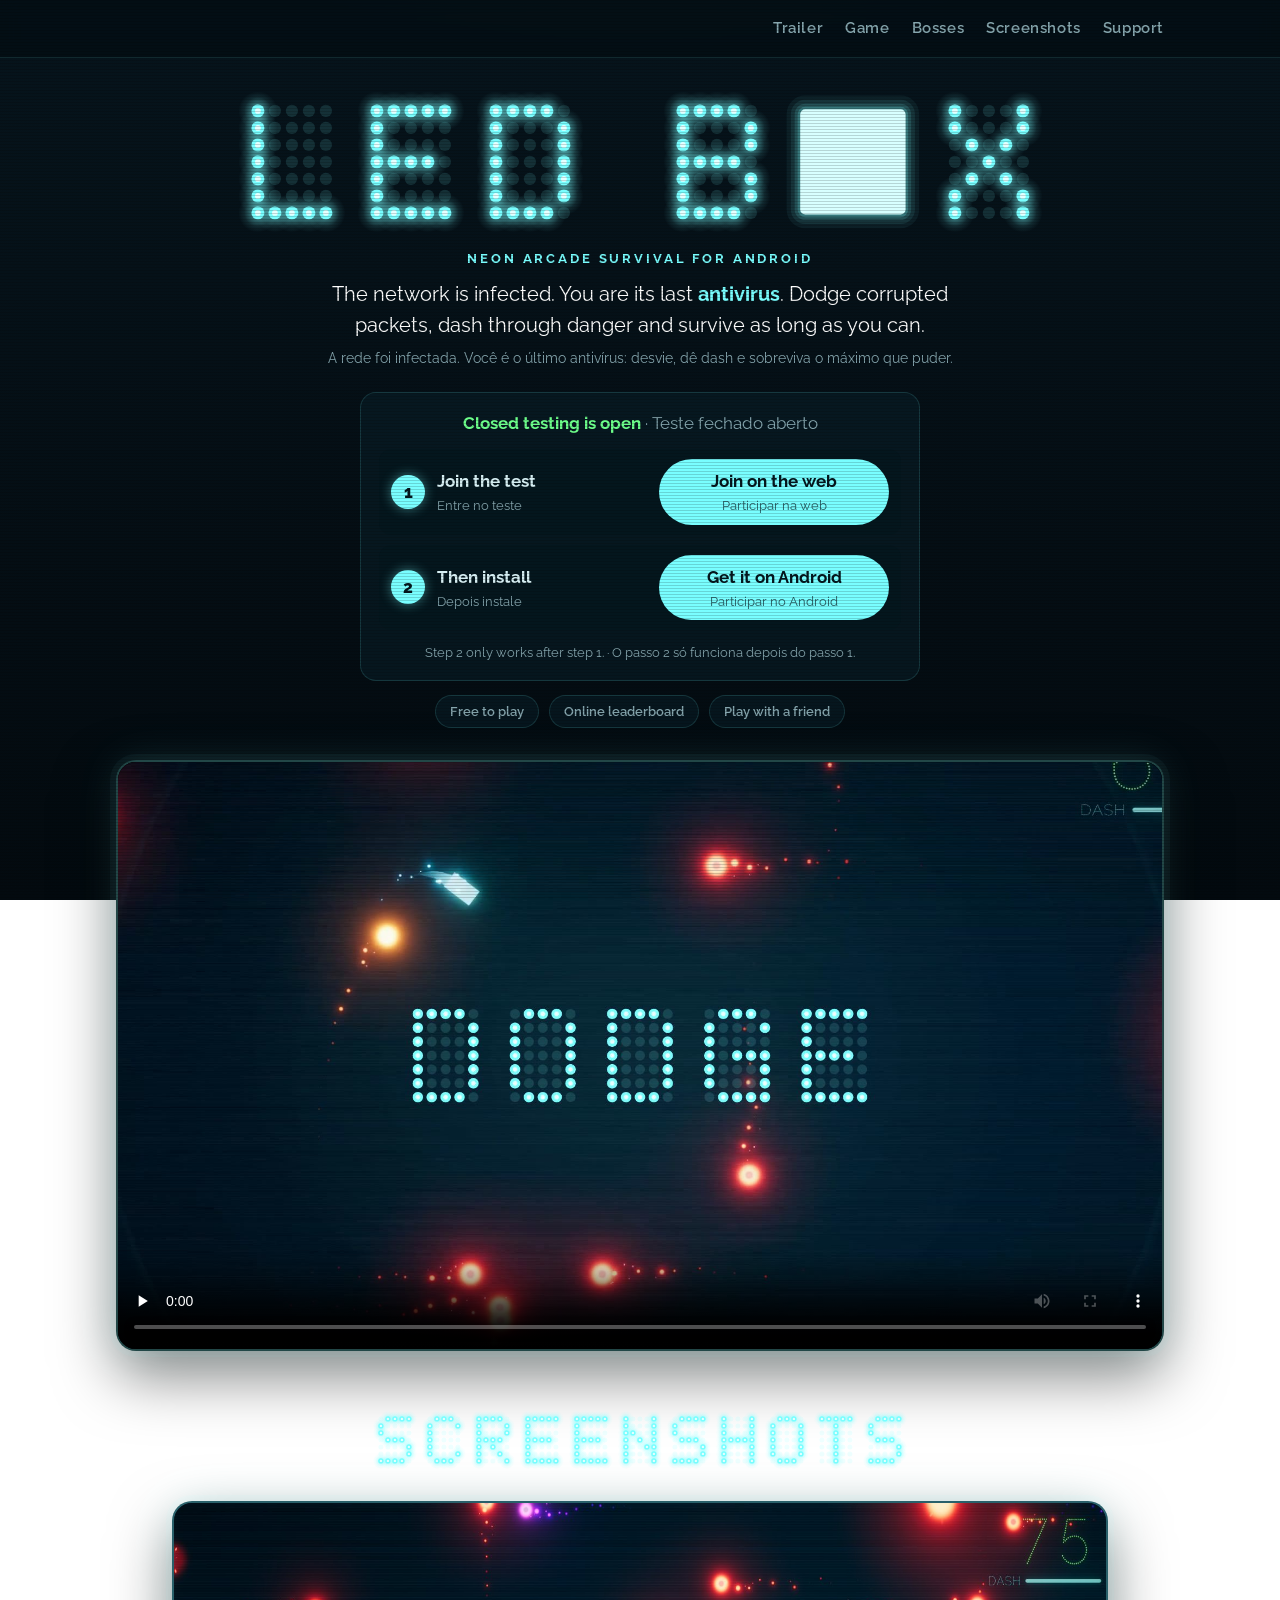
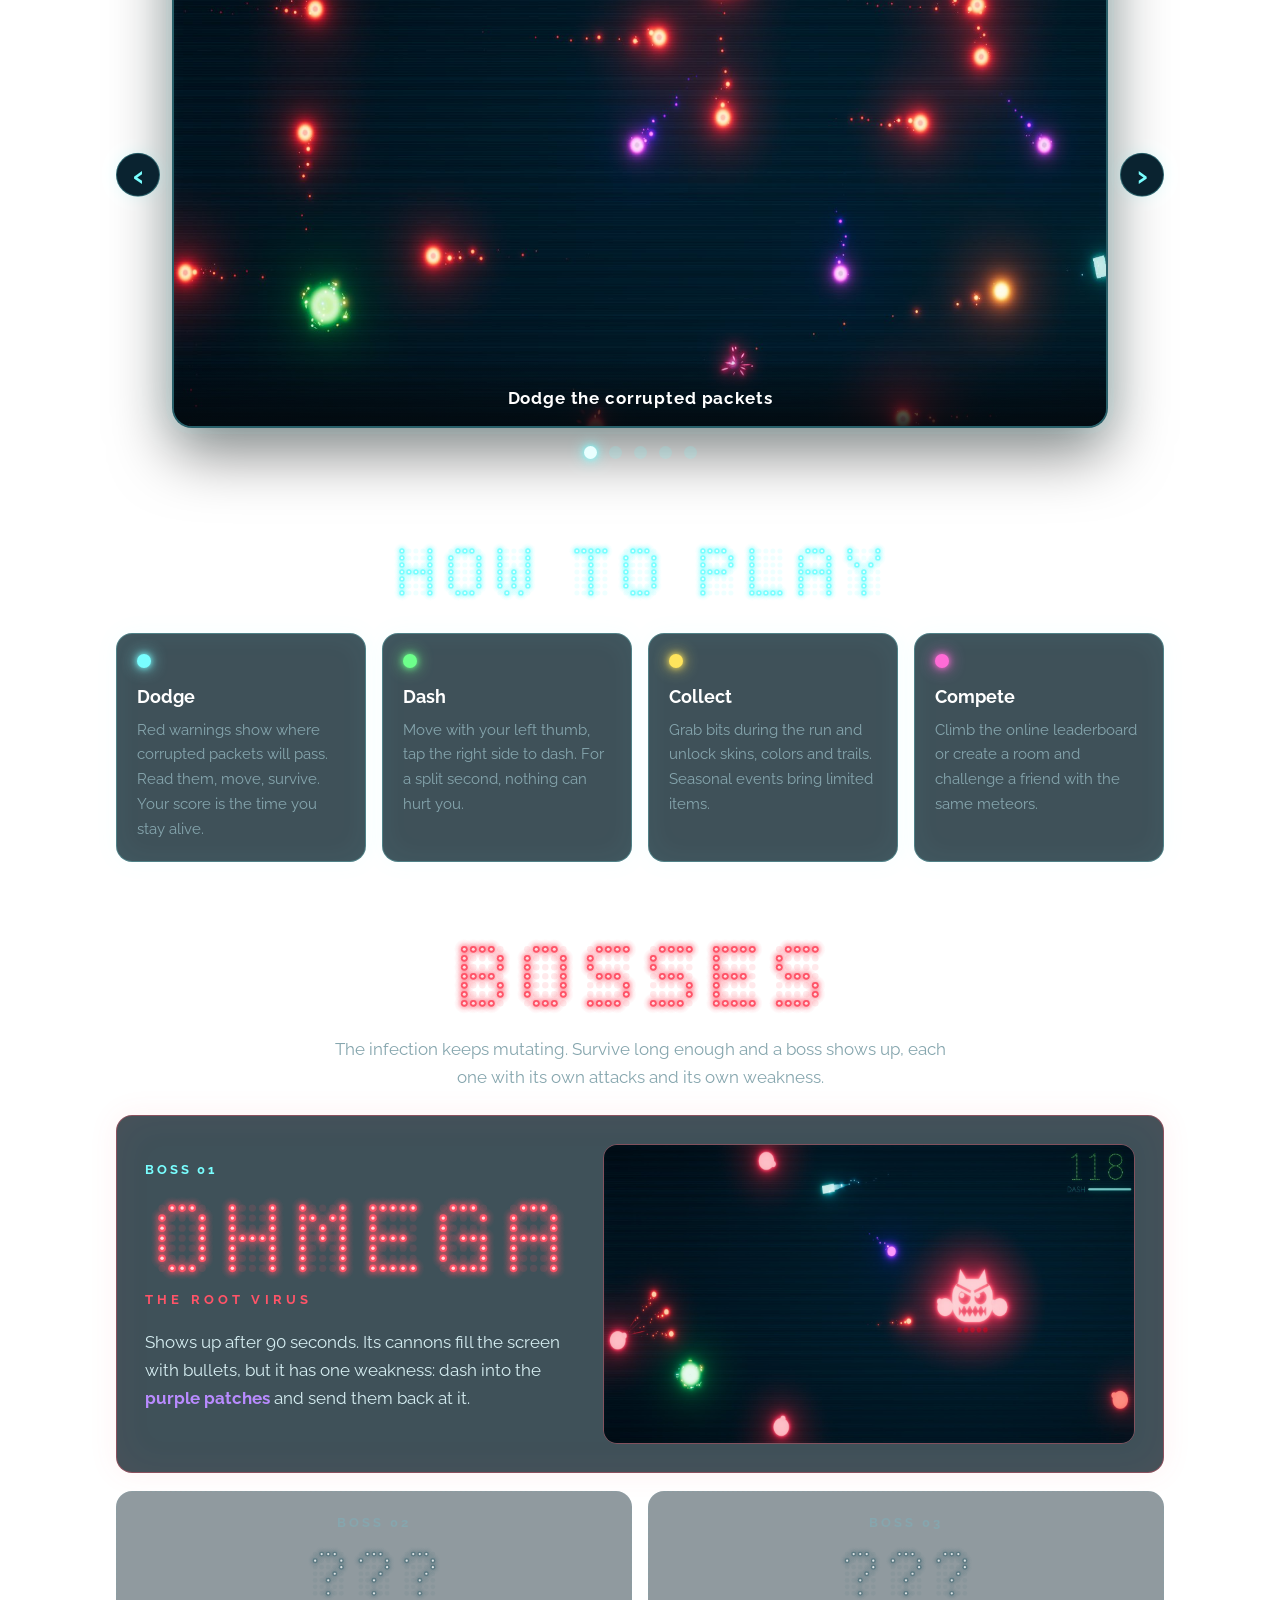
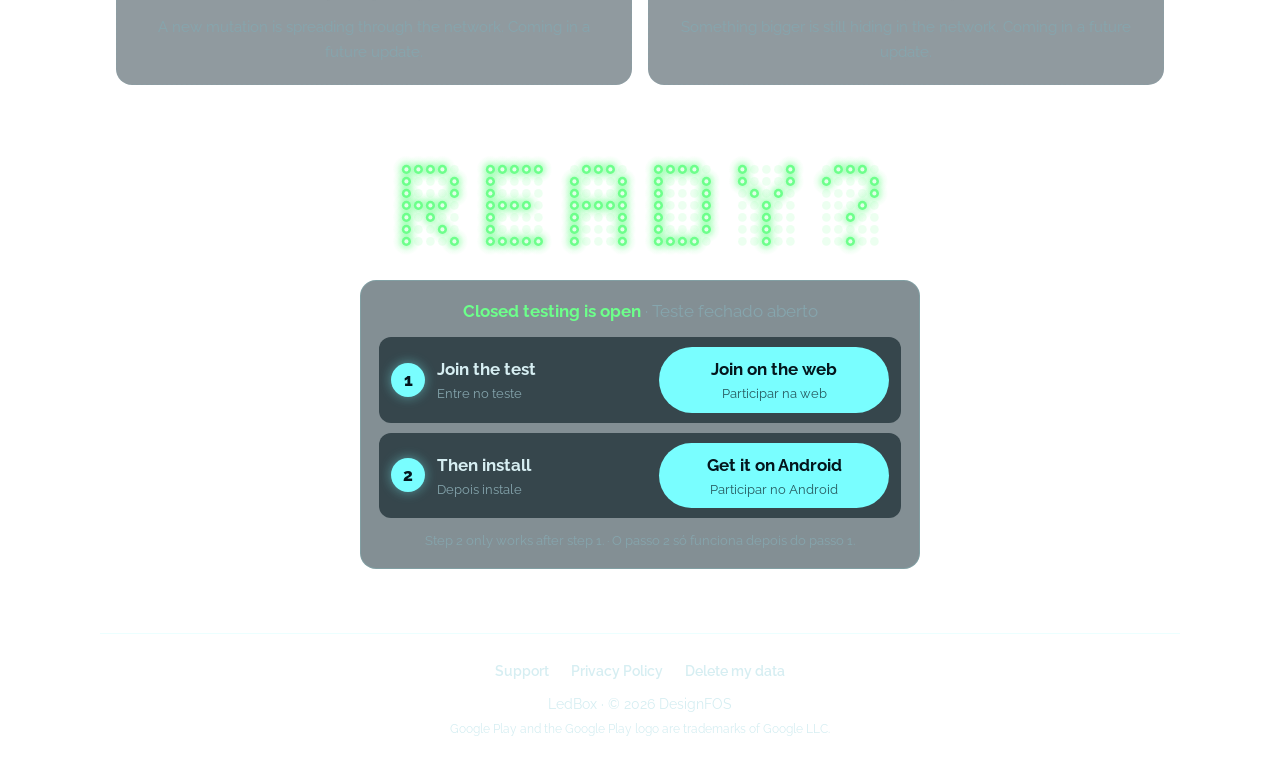
<file: index.html>
<!doctype html>
<html lang="en">
<head>
  <meta charset="utf-8">
  <meta name="viewport" content="width=device-width, initial-scale=1">
  <title>LedBox — Neon arcade survival for Android</title>
  <meta name="description" content="You are the last antivirus of an infected network. Dodge corrupted packets, dash through danger and take down giant viruses like OHMEGA, the root virus. Free on Google Play.">
  <meta name="theme-color" content="#06141c">
  <meta property="og:type" content="website">
  <meta property="og:title" content="LedBox — Neon arcade survival">
  <meta property="og:description" content="Dodge, dash and survive as long as you can. Free on Google Play.">
  <meta property="og:image" content="https://dragonrange.github.io/ledbox-site/img/gameplay.jpg">
  <meta name="twitter:card" content="summary_large_image">
  <link rel="icon" href="data:image/svg+xml,%3Csvg xmlns='http://www.w3.org/2000/svg' viewBox='0 0 32 32'%3E%3Crect width='32' height='32' rx='6' fill='%2306141c'/%3E%3Crect x='9' y='9' width='14' height='14' rx='2' fill='%2379feff'/%3E%3C/svg%3E">
  <link rel="preconnect" href="https://fonts.googleapis.com">
  <link rel="preconnect" href="https://fonts.gstatic.com" crossorigin>
  <link href="https://fonts.googleapis.com/css2?family=Raleway:wght@400;600;700&family=Raleway+Dots&display=swap" rel="stylesheet">
  <link rel="stylesheet" href="style.css?v=8">
</head>
<body class="landing">
  <div class="scanlines" aria-hidden="true"></div>

  <header class="topbar">
    <nav class="wrap wide">
      <a href="#trailer">Trailer</a>
      <a href="#game">Game</a>
      <a href="#bosses">Bosses</a>
      <a href="#screens">Screenshots</a>
      <a href="support.html">Support</a>
    </nav>
  </header>

  <main>
    <!-- Abertura: o título do Menu do jogo (LED BOX com a caixa no O), frase e o selo do Google Play -->
    <section class="hero wrap wide">
      <h1 class="visually-hidden">LedBox</h1>
      <div class="led-sign title" data-text="LED BOX" data-box="O" data-color="#79feff" data-dot="17"></div>
      <p class="eyebrow">Neon arcade survival for Android</p>
      <p class="lead">The network is infected. You are its last <b class="c-cyan">antivirus</b>.
        Dodge corrupted packets, dash through danger and survive as long as you can.</p>
      <p class="pt">A rede foi infectada. Você é o último antivírus: desvie, dê dash e sobreviva o máximo que puder.</p>
      <!-- Selo do Google Play escondido durante o teste fechado (confundia: tentavam instalar antes de entrar no teste). Volta quando abrir para todos. -->
      <!-- Teste fechado: 1) entrar pela web (vira testador), 2) só então instalar pelo Play -->
      <div class="join-test">
        <p class="join-title">Closed testing is open <span class="pt">· Teste fechado aberto</span></p>
        <ol class="join-steps">
          <li>
            <span class="num">1</span>
            <span class="txt">Join the test <small>Entre no teste</small></span>
            <a class="btn" href="https://play.google.com/apps/testing/com.DesignFOS.LedBox">Join on the web <small>Participar na web</small></a>
          </li>
          <li>
            <span class="num">2</span>
            <span class="txt">Then install <small>Depois instale</small></span>
            <a class="btn" href="https://play.google.com/store/apps/details?id=com.DesignFOS.LedBox">Get it on Android <small>Participar no Android</small></a>
          </li>
        </ol>
        <p class="join-note">Step 2 only works after step 1. <span class="pt">· O passo 2 só funciona depois do passo 1.</span></p>
      </div>
      <ul class="chips">
        <li>Free to play</li><li>Online leaderboard</li><li>Play with a friend</li>
      </ul>
    </section>

    <!-- Trailer: gravado no próprio jogo (LedBox > Trailer > Gravar trailer); só baixa quando der play -->
    <section id="trailer" class="wrap wide">
      <div class="video-frame">
        <video controls playsinline preload="none" poster="img/trailer-poster.jpg?v=2" width="1920" height="1080">
          <source src="video/ledbox-trailer.mp4?v=2" type="video/mp4">
          Your browser can't play this video. <a href="video/ledbox-trailer.mp4?v=2">Download the trailer</a>.
        </video>
      </div>
    </section>

    <!-- Carrossel: moldura da loja, setas nas laterais e bolinhas de LED (só a atual acesa); clicar abre em tela cheia -->
    <section id="screens" class="wrap wide">
      <div class="heading"><div class="led-sign" data-text="SCREENSHOTS" data-color="#79feff" data-dot="7"></div></div>
      <div class="carousel" aria-roledescription="carousel" aria-label="Screenshots">
        <button class="arrow prev" type="button" aria-label="Previous screenshot">&#8249;</button>
        <div class="frame">
          <div class="track">
            <figure class="slide"><img src="img/gameplay.jpg" alt="A neon box dodging glowing meteors" width="1596" height="896"><figcaption>Dodge the corrupted packets</figcaption></figure>
            <figure class="slide"><img src="img/boss-intro.jpg" alt="OHMEGA, the root virus, entrance" width="1596" height="896" loading="lazy"><figcaption>OHMEGA, the root virus</figcaption></figure>
            <figure class="slide"><img src="img/boss-fight.jpg" alt="Fighting OHMEGA" width="1596" height="896" loading="lazy"><figcaption>Send its purple patches back</figcaption></figure>
            <figure class="slide"><img src="img/shop.jpg" alt="Shop with skins, colors and trails" width="1596" height="896" loading="lazy"><figcaption>Unlock skins, colors and trails</figcaption></figure>
            <figure class="slide"><img src="img/menu.jpg" alt="LedBox main menu in LED letters" width="1596" height="896" loading="lazy"><figcaption>Seasonal events and an online leaderboard</figcaption></figure>
          </div>
        </div>
        <button class="arrow next" type="button" aria-label="Next screenshot">&#8250;</button>
        <div class="leds" role="tablist" aria-label="Choose a screenshot"></div>
      </div>
    </section>

    <!-- O que é o jogo -->
    <section id="game" class="wrap wide">
      <div class="heading"><div class="led-sign" data-text="HOW TO PLAY" data-color="#79feff" data-dot="7"></div></div>
      <div class="features">
        <article class="panel feature">
          <span class="dot c-cyan"></span>
          <h3>Dodge</h3>
          <p>Red warnings show where corrupted packets will pass. Read them, move, survive. Your score is the time you stay alive.</p>
        </article>
        <article class="panel feature">
          <span class="dot c-green"></span>
          <h3>Dash</h3>
          <p>Move with your left thumb, tap the right side to dash. For a split second, nothing can hurt you.</p>
        </article>
        <article class="panel feature">
          <span class="dot c-yellow"></span>
          <h3>Collect</h3>
          <p>Grab bits during the run and unlock skins, colors and trails. Seasonal events bring limited items.</p>
        </article>
        <article class="panel feature">
          <span class="dot c-pink"></span>
          <h3>Compete</h3>
          <p>Climb the online leaderboard or create a room and challenge a friend with the same meteors.</p>
        </article>
      </div>
    </section>

    <!-- Chefes: o OHMEGA é o primeiro; os próximos aparecem trancados ("coming soon") -->
    <section id="bosses" class="wrap wide">
      <div class="heading"><div class="led-sign" data-text="BOSSES" data-color="#ff5468" data-dot="9"></div></div>
      <p class="section-lead">The infection keeps mutating. Survive long enough and a boss shows up, each one with its own
        attacks and its own weakness.</p>
      <div class="panel boss">
        <div class="boss-text">
          <p class="eyebrow c-red">Boss 01</p>
          <div class="led-sign" data-text="OHMEGA" data-color="#ff5468" data-dot="11"></div>
          <p class="boss-sub">The root virus</p>
          <p>Shows up after 90 seconds. Its cannons fill the screen with bullets, but it has one weakness: dash into the
            <b class="c-purple">purple patches</b> and send them back at it.</p>
        </div>
        <div class="shot"><img src="img/boss-fight.jpg" alt="Fighting OHMEGA, the root virus" width="1596" height="896" loading="lazy"></div>
      </div>
      <div class="locked-bosses">
        <article class="panel locked">
          <p class="eyebrow">Boss 02</p>
          <div class="led-sign" data-text="???" data-color="#5d7a83" data-dot="8"></div>
          <p>A new mutation is spreading through the network. Coming in a future update.</p>
        </article>
        <article class="panel locked">
          <p class="eyebrow">Boss 03</p>
          <div class="led-sign" data-text="???" data-color="#5d7a83" data-dot="8"></div>
          <p>Something bigger is still hiding in the network. Coming in a future update.</p>
        </article>
      </div>
    </section>

    <!-- Chamada final -->
    <section class="cta wrap wide">
      <div class="heading"><div class="led-sign" data-text="READY?" data-color="#6dff8b" data-dot="12"></div></div>
      <!-- Selo do Google Play escondido durante o teste fechado (confundia: tentavam instalar antes de entrar no teste). Volta quando abrir para todos. -->
      <!-- Teste fechado: 1) entrar pela web (vira testador), 2) só então instalar pelo Play -->
      <div class="join-test">
        <p class="join-title">Closed testing is open <span class="pt">· Teste fechado aberto</span></p>
        <ol class="join-steps">
          <li>
            <span class="num">1</span>
            <span class="txt">Join the test <small>Entre no teste</small></span>
            <a class="btn" href="https://play.google.com/apps/testing/com.DesignFOS.LedBox">Join on the web <small>Participar na web</small></a>
          </li>
          <li>
            <span class="num">2</span>
            <span class="txt">Then install <small>Depois instale</small></span>
            <a class="btn" href="https://play.google.com/store/apps/details?id=com.DesignFOS.LedBox">Get it on Android <small>Participar no Android</small></a>
          </li>
        </ol>
        <p class="join-note">Step 2 only works after step 1. <span class="pt">· O passo 2 só funciona depois do passo 1.</span></p>
      </div>
    </section>
  </main>

  <footer class="site-footer wrap wide">
    <nav>
      <a href="support.html">Support</a>
      <a href="privacy.html">Privacy Policy</a>
      <a href="delete.html">Delete my data</a>
    </nav>
    <p>LedBox · © 2026 DesignFOS</p>
    <p class="legal">Google Play and the Google Play logo are trademarks of Google LLC.</p>
  </footer>

  <script src="led.js?v=5"></script>
  <script src="carousel.js?v=5"></script>
</body>
</html>
</file>
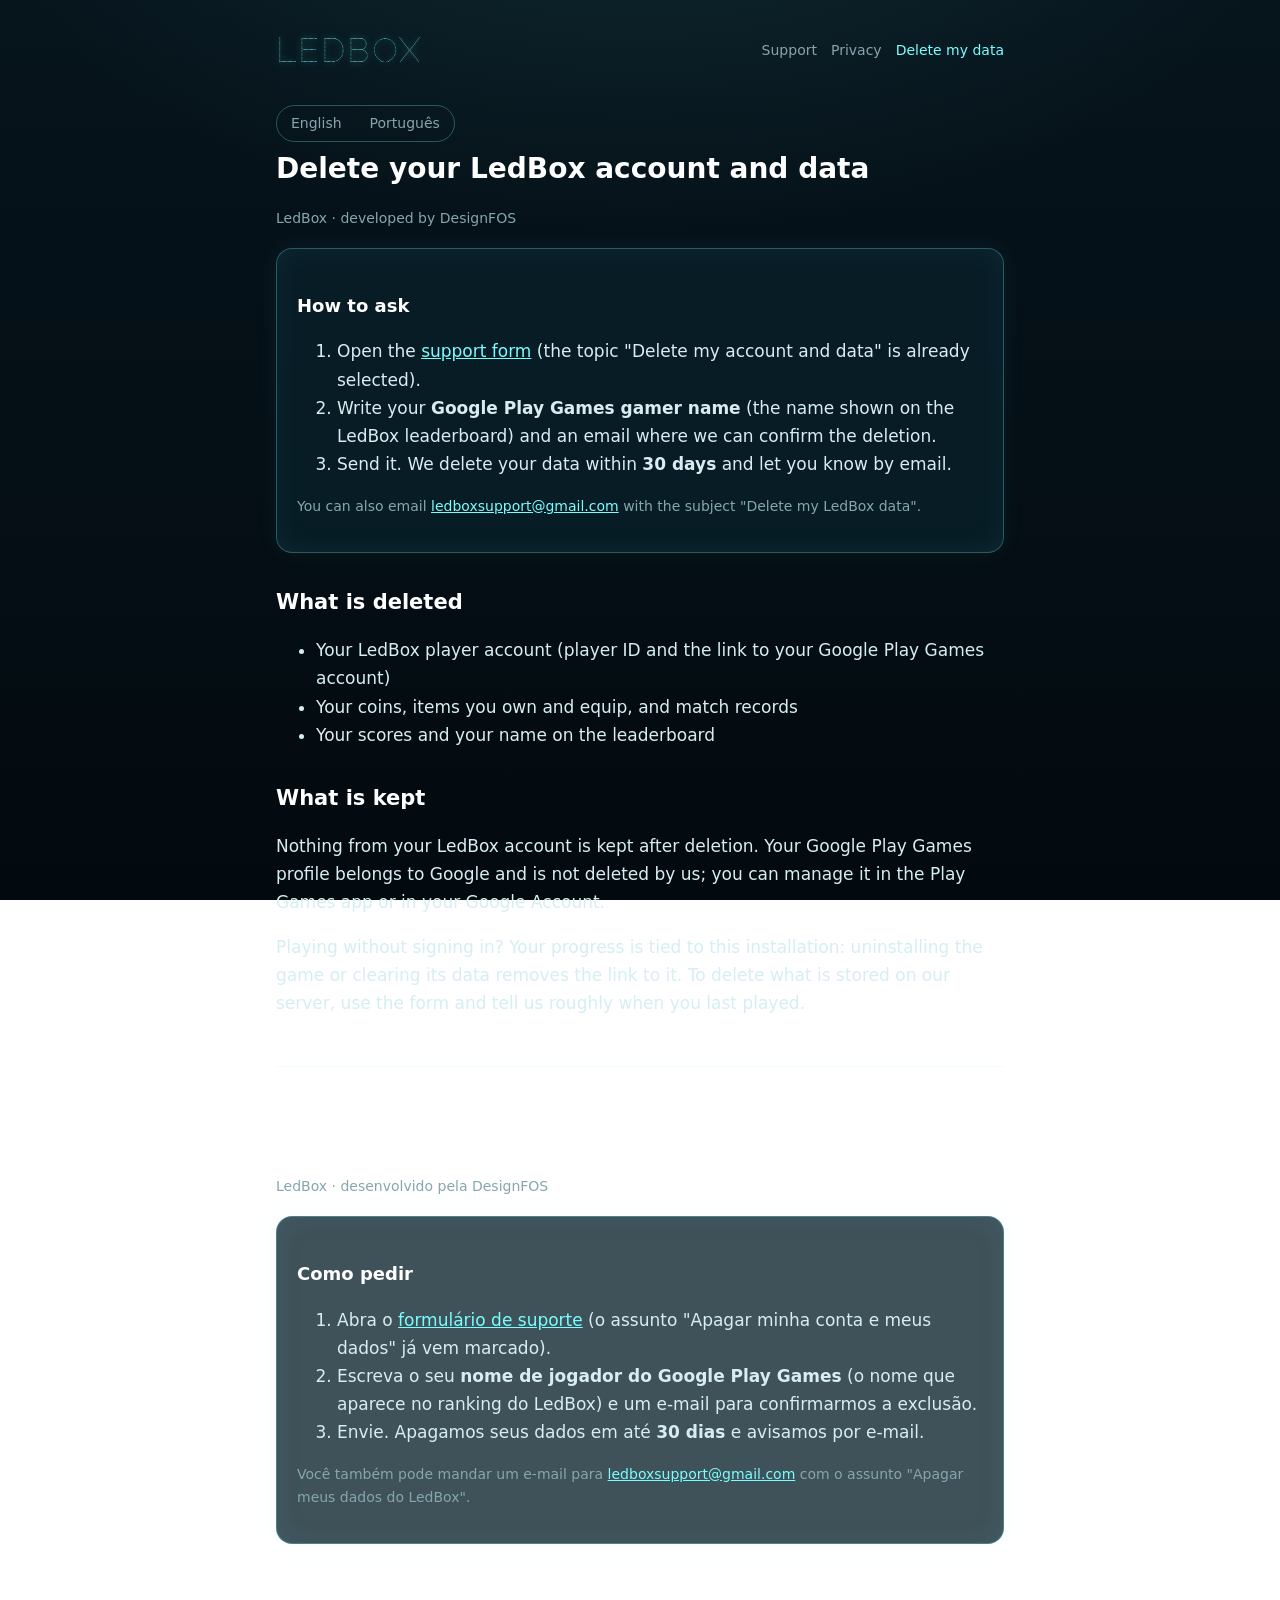
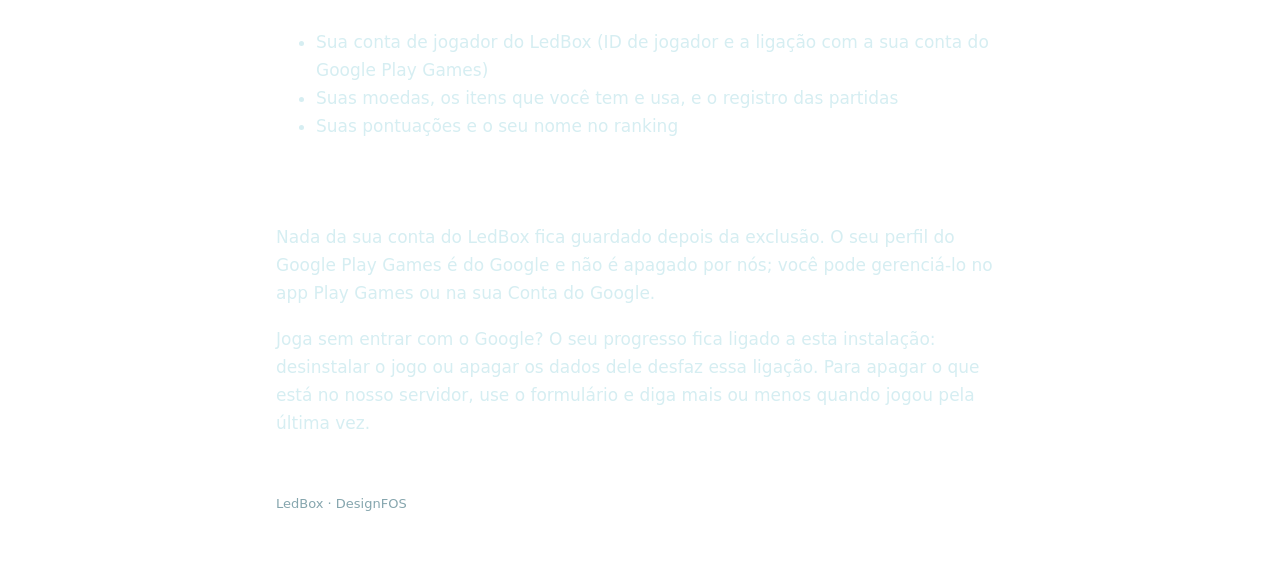
<file: delete.html>
<!doctype html>
<html lang="en">
<head>
  <meta charset="utf-8">
  <meta name="viewport" content="width=device-width, initial-scale=1">
  <title>Delete LedBox Data</title>
  <meta name="description" content="How to delete your LedBox account and game data.">
  <link rel="preconnect" href="https://fonts.googleapis.com">
  <link rel="preconnect" href="https://fonts.gstatic.com" crossorigin>
  <link href="https://fonts.googleapis.com/css2?family=Raleway+Dots&display=swap" rel="stylesheet">
  <link rel="stylesheet" href="style.css?v=6">
</head>
<body>
  <main class="wrap">
    <header class="top">
      <a class="led brand" href="index.html">LEDBOX</a>
      <nav>
        <a href="support.html">Support</a>
        <a href="privacy.html">Privacy</a>
        <a href="delete.html" aria-current="page">Delete my data</a>
      </nav>
    </header>

    <div class="lang-switch"><a href="#en">English</a><a href="#pt">Português</a></div>

    <article id="en" lang="en">
      <h1>Delete your LedBox account and data</h1>
      <p class="muted">LedBox · developed by DesignFOS</p>

      <div class="panel">
        <h3>How to ask</h3>
        <ol>
          <li>Open the <a href="support.html?topic=delete">support form</a> (the topic "Delete my account and data" is already selected).</li>
          <li>Write your <strong>Google Play Games gamer name</strong> (the name shown on the LedBox leaderboard) and an email where we can confirm the deletion.</li>
          <li>Send it. We delete your data within <strong>30 days</strong> and let you know by email.</li>
        </ol>
        <p class="muted">You can also email <a href="mailto:ledboxsupport@gmail.com?subject=Delete%20my%20LedBox%20data">ledboxsupport@gmail.com</a> with the subject "Delete my LedBox data".</p>
      </div>

      <h2>What is deleted</h2>
      <ul>
        <li>Your LedBox player account (player ID and the link to your Google Play Games account)</li>
        <li>Your coins, items you own and equip, and match records</li>
        <li>Your scores and your name on the leaderboard</li>
      </ul>

      <h2>What is kept</h2>
      <p>Nothing from your LedBox account is kept after deletion. Your Google Play Games profile belongs to Google and is not deleted by us; you can manage it in the Play Games app or in your Google Account.</p>
      <p>Playing without signing in? Your progress is tied to this installation: uninstalling the game or clearing its data removes the link to it. To delete what is stored on our server, use the form and tell us roughly when you last played.</p>
    </article>

    <hr class="sep">

    <article id="pt" lang="pt-BR">
      <h1>Apagar sua conta e seus dados do LedBox</h1>
      <p class="muted">LedBox · desenvolvido pela DesignFOS</p>

      <div class="panel">
        <h3>Como pedir</h3>
        <ol>
          <li>Abra o <a href="support.html?topic=delete">formulário de suporte</a> (o assunto "Apagar minha conta e meus dados" já vem marcado).</li>
          <li>Escreva o seu <strong>nome de jogador do Google Play Games</strong> (o nome que aparece no ranking do LedBox) e um e-mail para confirmarmos a exclusão.</li>
          <li>Envie. Apagamos seus dados em até <strong>30 dias</strong> e avisamos por e-mail.</li>
        </ol>
        <p class="muted">Você também pode mandar um e-mail para <a href="mailto:ledboxsupport@gmail.com?subject=Apagar%20meus%20dados%20do%20LedBox">ledboxsupport@gmail.com</a> com o assunto "Apagar meus dados do LedBox".</p>
      </div>

      <h2>O que é apagado</h2>
      <ul>
        <li>Sua conta de jogador do LedBox (ID de jogador e a ligação com a sua conta do Google Play Games)</li>
        <li>Suas moedas, os itens que você tem e usa, e o registro das partidas</li>
        <li>Suas pontuações e o seu nome no ranking</li>
      </ul>

      <h2>O que fica guardado</h2>
      <p>Nada da sua conta do LedBox fica guardado depois da exclusão. O seu perfil do Google Play Games é do Google e não é apagado por nós; você pode gerenciá-lo no app Play Games ou na sua Conta do Google.</p>
      <p>Joga sem entrar com o Google? O seu progresso fica ligado a esta instalação: desinstalar o jogo ou apagar os dados dele desfaz essa ligação. Para apagar o que está no nosso servidor, use o formulário e diga mais ou menos quando jogou pela última vez.</p>
    </article>

    <footer>LedBox · DesignFOS</footer>
  </main>
</body>
</html>
</file>
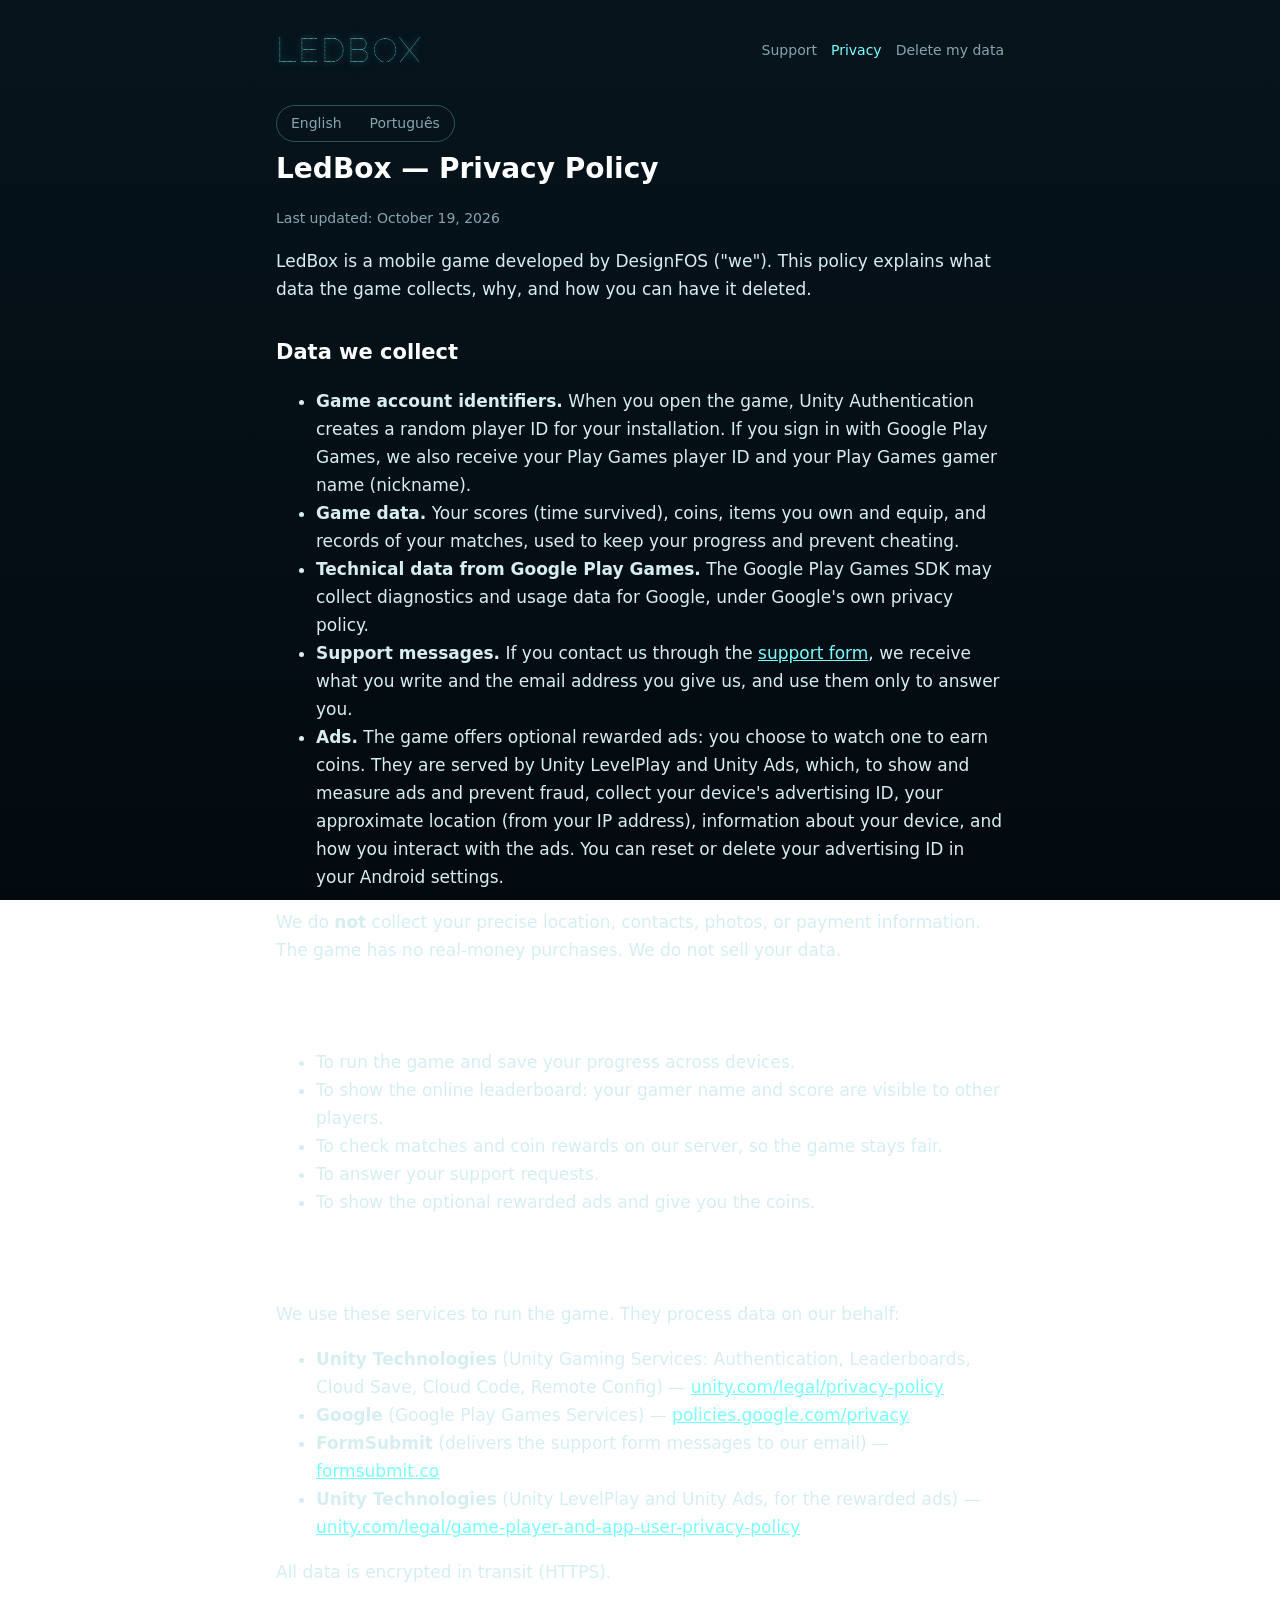
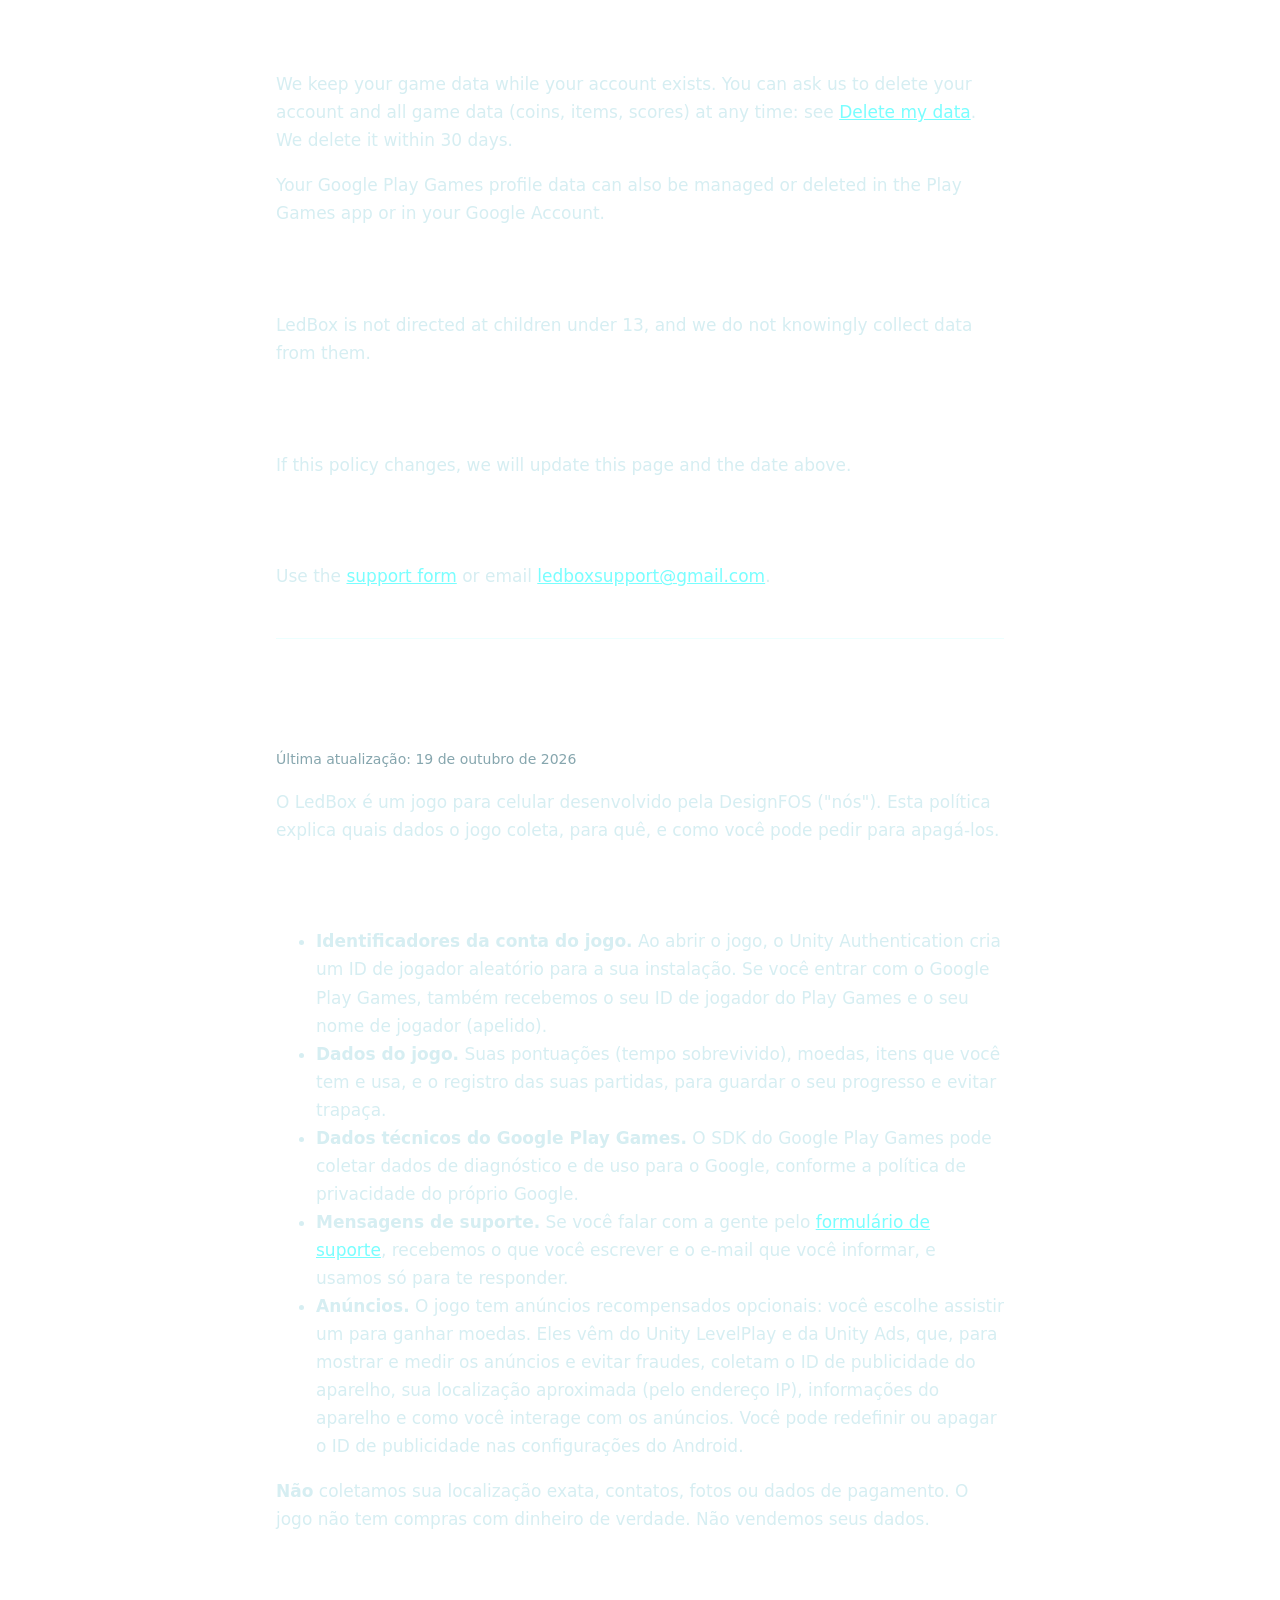
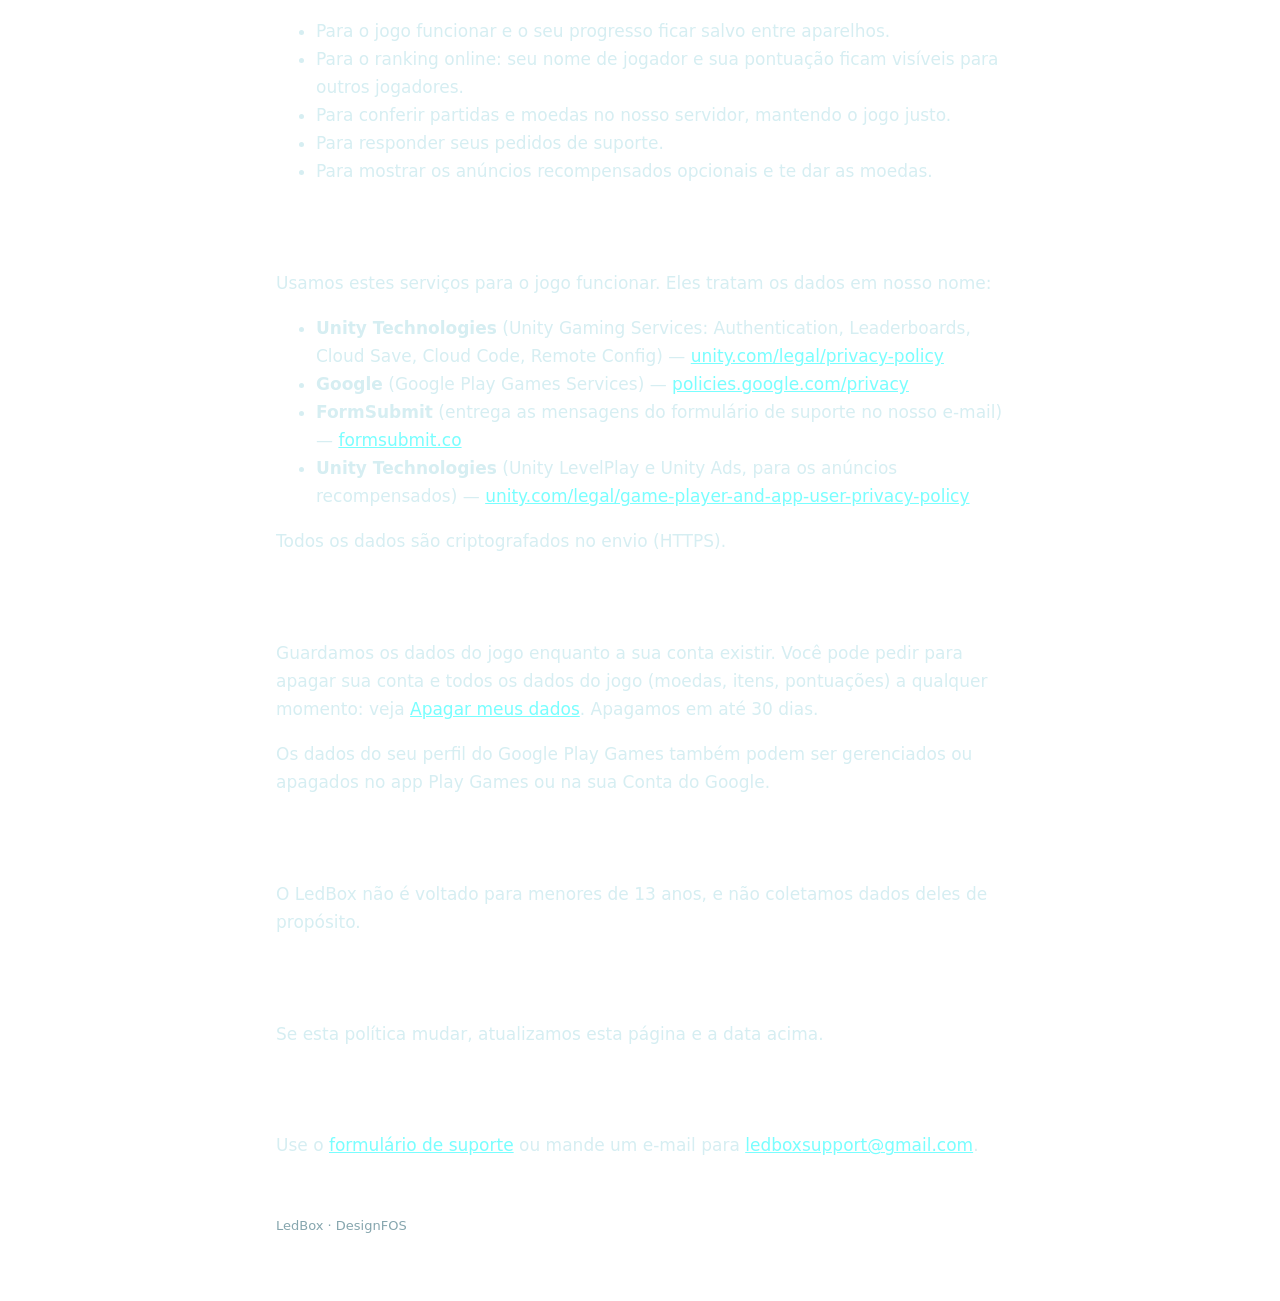
<file: privacy.html>
<!doctype html>
<html lang="en">
<head>
  <meta charset="utf-8">
  <meta name="viewport" content="width=device-width, initial-scale=1">
  <title>LedBox Privacy Policy</title>
  <meta name="description" content="Privacy policy of the LedBox mobile game.">
  <link rel="preconnect" href="https://fonts.googleapis.com">
  <link rel="preconnect" href="https://fonts.gstatic.com" crossorigin>
  <link href="https://fonts.googleapis.com/css2?family=Raleway+Dots&display=swap" rel="stylesheet">
  <link rel="stylesheet" href="style.css?v=6">
</head>
<body>
  <main class="wrap">
    <header class="top">
      <a class="led brand" href="index.html">LEDBOX</a>
      <nav>
        <a href="support.html">Support</a>
        <a href="privacy.html" aria-current="page">Privacy</a>
        <a href="delete.html">Delete my data</a>
      </nav>
    </header>

    <div class="lang-switch"><a href="#en">English</a><a href="#pt">Português</a></div>

    <!-- ===================== ENGLISH ===================== -->
    <article id="en" lang="en">
      <h1>LedBox — Privacy Policy</h1>
      <p class="muted">Last updated: October 19, 2026</p>

      <p>LedBox is a mobile game developed by DesignFOS ("we"). This policy explains what data the game collects, why, and how you can have it deleted.</p>

      <h2>Data we collect</h2>
      <ul>
        <li><strong>Game account identifiers.</strong> When you open the game, Unity Authentication creates a random player ID for your installation. If you sign in with Google Play Games, we also receive your Play Games player ID and your Play Games gamer name (nickname).</li>
        <li><strong>Game data.</strong> Your scores (time survived), coins, items you own and equip, and records of your matches, used to keep your progress and prevent cheating.</li>
        <li><strong>Technical data from Google Play Games.</strong> The Google Play Games SDK may collect diagnostics and usage data for Google, under Google's own privacy policy.</li>
        <li><strong>Support messages.</strong> If you contact us through the <a href="support.html">support form</a>, we receive what you write and the email address you give us, and use them only to answer you.</li>
        <li><strong>Ads.</strong> The game offers optional rewarded ads: you choose to watch one to earn coins. They are served by Unity LevelPlay and Unity Ads, which, to show and measure ads and prevent fraud, collect your device's advertising ID, your approximate location (from your IP address), information about your device, and how you interact with the ads. You can reset or delete your advertising ID in your Android settings.</li>
      </ul>
      <p>We do <strong>not</strong> collect your precise location, contacts, photos, or payment information. The game has no real-money purchases. We do not sell your data.</p>

      <h2>How we use it</h2>
      <ul>
        <li>To run the game and save your progress across devices.</li>
        <li>To show the online leaderboard: your gamer name and score are visible to other players.</li>
        <li>To check matches and coin rewards on our server, so the game stays fair.</li>
        <li>To answer your support requests.</li>
        <li>To show the optional rewarded ads and give you the coins.</li>
      </ul>

      <h2>Service providers</h2>
      <p>We use these services to run the game. They process data on our behalf:</p>
      <ul>
        <li><strong>Unity Technologies</strong> (Unity Gaming Services: Authentication, Leaderboards, Cloud Save, Cloud Code, Remote Config) — <a href="https://unity.com/legal/privacy-policy">unity.com/legal/privacy-policy</a></li>
        <li><strong>Google</strong> (Google Play Games Services) — <a href="https://policies.google.com/privacy">policies.google.com/privacy</a></li>
        <li><strong>FormSubmit</strong> (delivers the support form messages to our email) — <a href="https://formsubmit.co">formsubmit.co</a></li>
        <li><strong>Unity Technologies</strong> (Unity LevelPlay and Unity Ads, for the rewarded ads) — <a href="https://unity.com/legal/game-player-and-app-user-privacy-policy">unity.com/legal/game-player-and-app-user-privacy-policy</a></li>
      </ul>
      <p>All data is encrypted in transit (HTTPS).</p>

      <h2>Keeping and deleting your data</h2>
      <p>We keep your game data while your account exists. You can ask us to delete your account and all game data (coins, items, scores) at any time: see <a href="delete.html">Delete my data</a>. We delete it within 30 days.</p>
      <p>Your Google Play Games profile data can also be managed or deleted in the Play Games app or in your Google Account.</p>

      <h2>Children</h2>
      <p>LedBox is not directed at children under 13, and we do not knowingly collect data from them.</p>

      <h2>Changes</h2>
      <p>If this policy changes, we will update this page and the date above.</p>

      <h2>Contact</h2>
      <p>Use the <a href="support.html">support form</a> or email <a href="mailto:ledboxsupport@gmail.com">ledboxsupport@gmail.com</a>.</p>
    </article>

    <hr class="sep">

    <!-- ===================== PORTUGUÊS ===================== -->
    <article id="pt" lang="pt-BR">
      <h1>LedBox — Política de Privacidade</h1>
      <p class="muted">Última atualização: 19 de outubro de 2026</p>

      <p>O LedBox é um jogo para celular desenvolvido pela DesignFOS ("nós"). Esta política explica quais dados o jogo coleta, para quê, e como você pode pedir para apagá-los.</p>

      <h2>Dados que coletamos</h2>
      <ul>
        <li><strong>Identificadores da conta do jogo.</strong> Ao abrir o jogo, o Unity Authentication cria um ID de jogador aleatório para a sua instalação. Se você entrar com o Google Play Games, também recebemos o seu ID de jogador do Play Games e o seu nome de jogador (apelido).</li>
        <li><strong>Dados do jogo.</strong> Suas pontuações (tempo sobrevivido), moedas, itens que você tem e usa, e o registro das suas partidas, para guardar o seu progresso e evitar trapaça.</li>
        <li><strong>Dados técnicos do Google Play Games.</strong> O SDK do Google Play Games pode coletar dados de diagnóstico e de uso para o Google, conforme a política de privacidade do próprio Google.</li>
        <li><strong>Mensagens de suporte.</strong> Se você falar com a gente pelo <a href="support.html">formulário de suporte</a>, recebemos o que você escrever e o e-mail que você informar, e usamos só para te responder.</li>
        <li><strong>Anúncios.</strong> O jogo tem anúncios recompensados opcionais: você escolhe assistir um para ganhar moedas. Eles vêm do Unity LevelPlay e da Unity Ads, que, para mostrar e medir os anúncios e evitar fraudes, coletam o ID de publicidade do aparelho, sua localização aproximada (pelo endereço IP), informações do aparelho e como você interage com os anúncios. Você pode redefinir ou apagar o ID de publicidade nas configurações do Android.</li>
      </ul>
      <p><strong>Não</strong> coletamos sua localização exata, contatos, fotos ou dados de pagamento. O jogo não tem compras com dinheiro de verdade. Não vendemos seus dados.</p>

      <h2>Como usamos</h2>
      <ul>
        <li>Para o jogo funcionar e o seu progresso ficar salvo entre aparelhos.</li>
        <li>Para o ranking online: seu nome de jogador e sua pontuação ficam visíveis para outros jogadores.</li>
        <li>Para conferir partidas e moedas no nosso servidor, mantendo o jogo justo.</li>
        <li>Para responder seus pedidos de suporte.</li>
        <li>Para mostrar os anúncios recompensados opcionais e te dar as moedas.</li>
      </ul>

      <h2>Prestadores de serviço</h2>
      <p>Usamos estes serviços para o jogo funcionar. Eles tratam os dados em nosso nome:</p>
      <ul>
        <li><strong>Unity Technologies</strong> (Unity Gaming Services: Authentication, Leaderboards, Cloud Save, Cloud Code, Remote Config) — <a href="https://unity.com/legal/privacy-policy">unity.com/legal/privacy-policy</a></li>
        <li><strong>Google</strong> (Google Play Games Services) — <a href="https://policies.google.com/privacy">policies.google.com/privacy</a></li>
        <li><strong>FormSubmit</strong> (entrega as mensagens do formulário de suporte no nosso e-mail) — <a href="https://formsubmit.co">formsubmit.co</a></li>
        <li><strong>Unity Technologies</strong> (Unity LevelPlay e Unity Ads, para os anúncios recompensados) — <a href="https://unity.com/legal/game-player-and-app-user-privacy-policy">unity.com/legal/game-player-and-app-user-privacy-policy</a></li>
      </ul>
      <p>Todos os dados são criptografados no envio (HTTPS).</p>

      <h2>Guarda e exclusão dos dados</h2>
      <p>Guardamos os dados do jogo enquanto a sua conta existir. Você pode pedir para apagar sua conta e todos os dados do jogo (moedas, itens, pontuações) a qualquer momento: veja <a href="delete.html">Apagar meus dados</a>. Apagamos em até 30 dias.</p>
      <p>Os dados do seu perfil do Google Play Games também podem ser gerenciados ou apagados no app Play Games ou na sua Conta do Google.</p>

      <h2>Crianças</h2>
      <p>O LedBox não é voltado para menores de 13 anos, e não coletamos dados deles de propósito.</p>

      <h2>Mudanças</h2>
      <p>Se esta política mudar, atualizamos esta página e a data acima.</p>

      <h2>Contato</h2>
      <p>Use o <a href="support.html">formulário de suporte</a> ou mande um e-mail para <a href="mailto:ledboxsupport@gmail.com">ledboxsupport@gmail.com</a>.</p>
    </article>

    <footer>LedBox · DesignFOS</footer>
  </main>
</body>
</html>
</file>
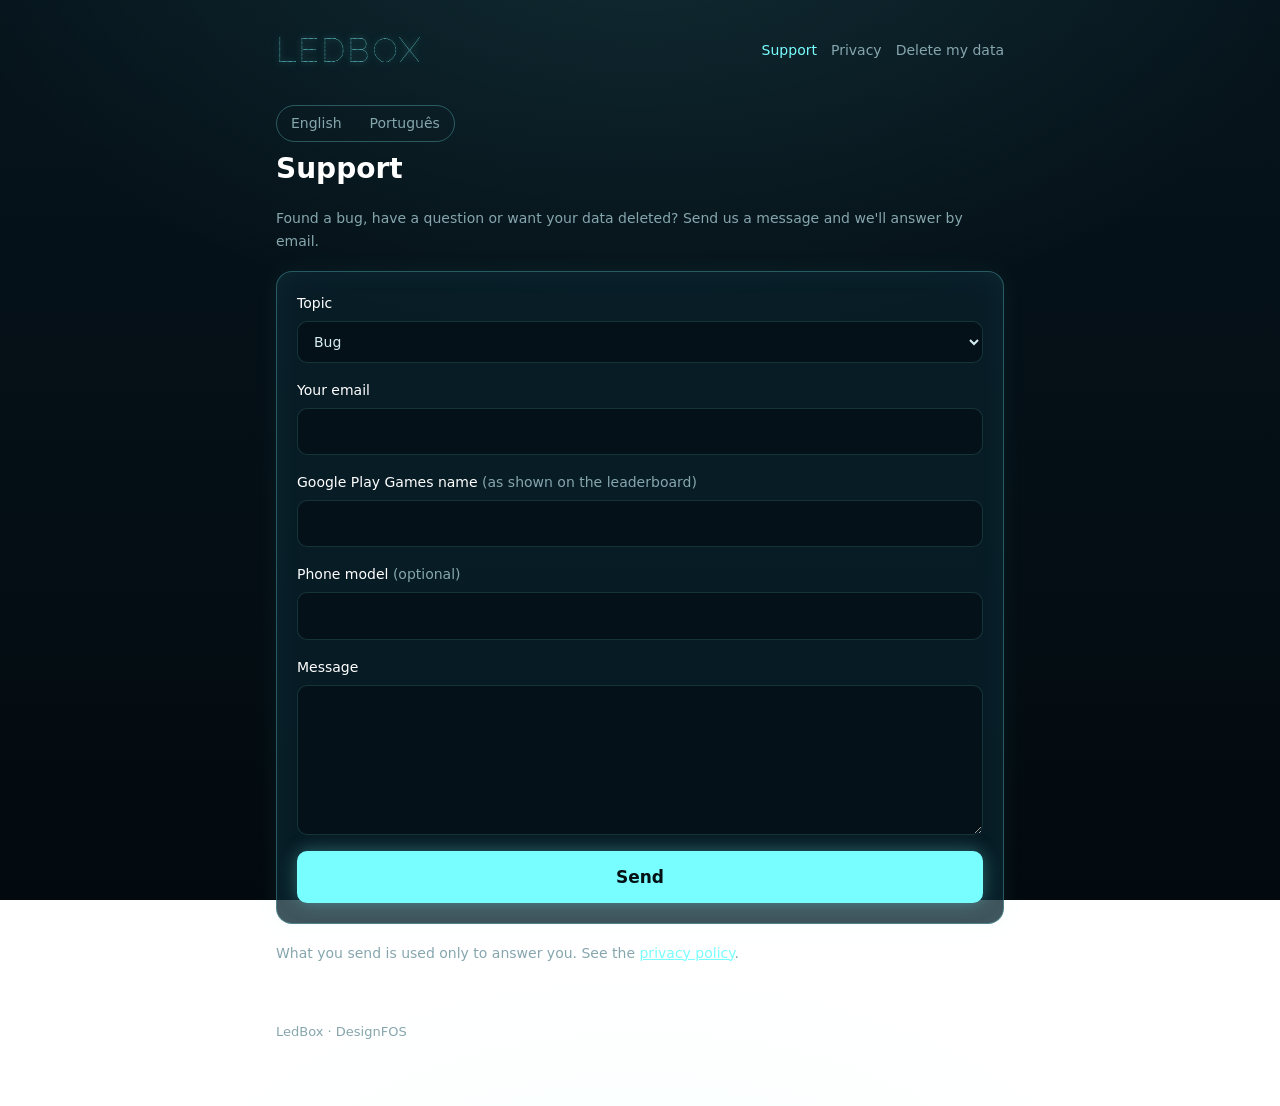
<file: support.html>
<!doctype html>
<html lang="en">
<head>
  <meta charset="utf-8">
  <meta name="viewport" content="width=device-width, initial-scale=1">
  <title>LedBox Support</title>
  <meta name="description" content="Report a bug, ask a question or request data deletion for the LedBox game.">
  <link rel="preconnect" href="https://fonts.googleapis.com">
  <link rel="preconnect" href="https://fonts.gstatic.com" crossorigin>
  <link href="https://fonts.googleapis.com/css2?family=Raleway+Dots&display=swap" rel="stylesheet">
  <link rel="stylesheet" href="style.css?v=6">
</head>
<body>
  <main class="wrap">
    <header class="top">
      <a class="led brand" href="index.html">LEDBOX</a>
      <nav>
        <a href="support.html" aria-current="page" data-t="navSupport">Support</a>
        <a href="privacy.html" data-t="navPrivacy">Privacy</a>
        <a href="delete.html" data-t="navDelete">Delete my data</a>
      </nav>
    </header>

    <div class="lang-switch"><a href="?lang=en" data-lang="en">English</a><a href="?lang=pt" data-lang="pt">Português</a></div>

    <h1 data-t="title">Support</h1>
    <p class="muted" data-t="intro">Found a bug, have a question or want your data deleted? Send us a message and we'll answer by email.</p>

    <div class="panel">
      <form id="support" novalidate>
        <label>
          <span data-t="topic">Topic</span>
          <select name="topic" required>
            <!-- Os valores (value) precisam ser IGUAIS às opções do Google Forms -->
            <option value="Bug" data-t="topicBug">Bug</option>
            <option value="Question" data-t="topicQuestion">Question</option>
            <option value="Delete my account and data" data-t="topicDelete">Delete my account and data</option>
            <option value="Other" data-t="topicOther">Other</option>
          </select>
        </label>

        <label>
          <span data-t="email">Your email</span>
          <input type="email" name="email" autocomplete="email" required>
        </label>

        <label>
          <span><span data-t="gamer">Google Play Games name</span> <span class="hint" data-t="gamerHint">(as shown on the leaderboard)</span></span>
          <input type="text" name="gamerName" maxlength="60" autocomplete="nickname">
        </label>

        <label>
          <span><span data-t="device">Phone model</span> <span class="hint" data-t="optional">(optional)</span></span>
          <input type="text" name="device" maxlength="80">
        </label>

        <label>
          <span data-t="message">Message</span>
          <textarea name="message" maxlength="4000" required></textarea>
        </label>

        <input type="text" name="_honey" class="hidden" tabindex="-1" autocomplete="off" aria-hidden="true">
        <div id="error" class="notice err hidden" role="alert"></div>
        <button type="submit" data-t="send">Send</button>
      </form>
      <div id="done" class="notice ok hidden" role="status"></div>
    </div>

    <p class="muted"><span data-t="privacyNote">What you send is used only to answer you. See the</span> <a href="privacy.html" data-t="privacyLink">privacy policy</a>.</p>

    <footer>LedBox · DesignFOS</footer>
  </main>
  <script src="support.js"></script>
</body>
</html>
</file>
<file: style.css>
/* LedBox — site público. Visual do jogo: azul petróleo escuro com linhas de varredura, painéis com borda ciano
   (como as cartas da loja), títulos em letreiro de LED (led.js) e texto na Raleway (a família da fonte do jogo). */
:root {
  --bg: #06141c;
  --bg-deep: #030a0f;
  --panel: rgba(9, 32, 43, .78);
  --panel-solid: #0a2330;
  --line: rgba(121, 254, 255, .28);
  --line-soft: rgba(121, 254, 255, .14);
  --text: #d6eef2;
  --muted: #86a6ae;
  --cyan: #79feff;
  --green: #6dff8b;
  --yellow: #ffe45c;
  --red: #ff5468;
  --pink: #ff6bd6;
  --purple: #b98bff;
  --radius: 16px;
}

* { box-sizing: border-box; }
html { -webkit-text-size-adjust: 100%; scroll-behavior: smooth; }

body {
  margin: 0;
  color: var(--text);
  background:
    radial-gradient(1100px 700px at 50% -10%, rgba(121, 254, 255, .10), transparent 65%),
    radial-gradient(900px 600px at 50% 120%, rgba(121, 254, 255, .06), transparent 60%),
    linear-gradient(180deg, var(--bg) 0%, var(--bg-deep) 100%) fixed;
  font: 17px/1.65 "Raleway", system-ui, -apple-system, "Segoe UI", Roboto, sans-serif;
  min-height: 100vh;
}

/* Linhas de varredura do jogo, por cima de tudo, bem fracas */
.scanlines {
  position: fixed; inset: 0; pointer-events: none; z-index: 50;
  background: repeating-linear-gradient(180deg, rgba(0, 0, 0, .16) 0 1px, transparent 1px 3px);
  mix-blend-mode: multiply;
}

a { color: var(--cyan); }
a:hover { color: #fff; }
b { font-weight: 700; }

.c-cyan { color: var(--cyan); }
.c-green { color: var(--green); }
.c-yellow { color: var(--yellow); }
.c-red { color: var(--red); }
.c-pink { color: var(--pink); }
.c-purple { color: var(--purple); }

.visually-hidden { position: absolute; width: 1px; height: 1px; overflow: hidden; clip: rect(0 0 0 0); white-space: nowrap; }

.wrap { max-width: 760px; margin: 0 auto; padding: 32px 16px 64px; }
.wrap.wide { max-width: 1080px; }

/* Título em fonte de pontos (páginas internas) */
.led {
  font-family: "Raleway Dots", system-ui, sans-serif;
  font-weight: 400;
  color: var(--cyan);
  text-shadow: 0 0 6px rgba(121, 254, 255, .8), 0 0 22px rgba(121, 254, 255, .45);
  letter-spacing: .06em;
  line-height: 1.1;
  margin: 0;
}
.led.big { font-size: clamp(56px, 16vw, 112px); }

header.top { display: flex; align-items: center; justify-content: space-between; gap: 12px; margin-bottom: 28px; }
header.top .brand { text-decoration: none; font-size: 34px; }
header.top nav { display: flex; gap: 14px; flex-wrap: wrap; font-size: 14px; }
header.top nav a { color: var(--muted); text-decoration: none; }
header.top nav a:hover, header.top nav a[aria-current] { color: var(--cyan); }

h1 { font-size: 28px; margin: 0 0 6px; color: #fff; }
h2 { font-size: 21px; margin: 32px 0 8px; color: #fff; }
h3 { font-size: 18px; margin: 22px 0 6px; color: #fff; }
p, li { color: var(--text); }
.muted { color: var(--muted); font-size: 14px; }

/* Painel com borda ciano, como as cartas e a prévia da loja */
.panel {
  background: var(--panel);
  border: 1.5px solid var(--line);
  border-radius: var(--radius);
  padding: 20px;
  margin: 18px 0;
  box-shadow: inset 0 0 30px rgba(121, 254, 255, .05), 0 0 24px rgba(121, 254, 255, .06);
}

.lang-switch { display: inline-flex; border: 1px solid var(--line); border-radius: 999px; overflow: hidden; margin: 8px 0 4px; }
.lang-switch a { padding: 6px 14px; font-size: 14px; text-decoration: none; color: var(--muted); }
.lang-switch a:hover { color: var(--cyan); }

hr.sep { border: 0; border-top: 1px solid var(--line-soft); margin: 48px 0; }

.cards { display: grid; gap: 14px; grid-template-columns: repeat(auto-fit, minmax(200px, 1fr)); margin-top: 28px; }
.card {
  display: block; background: var(--panel); border: 1.5px solid var(--line); border-radius: var(--radius);
  padding: 18px; text-decoration: none; color: var(--text); transition: border-color .15s, box-shadow .15s;
}
.card:hover { border-color: var(--cyan); box-shadow: 0 0 18px rgba(121, 254, 255, .2); color: var(--text); }
.card strong { display: block; color: #fff; margin-bottom: 4px; }
.card span { color: var(--muted); font-size: 14px; }

/* Formulário (suporte) */
form { display: grid; gap: 16px; }
label { display: grid; gap: 6px; font-size: 14px; color: #fff; }
label .hint { color: var(--muted); font-weight: 400; }
input, select, textarea {
  width: 100%; font: inherit; color: var(--text); background: #051118;
  border: 1.5px solid var(--line-soft); border-radius: 10px; padding: 11px 12px;
}
textarea { min-height: 150px; resize: vertical; }
input:focus, select:focus, textarea:focus { outline: none; border-color: var(--cyan); box-shadow: 0 0 0 3px rgba(121, 254, 255, .15); }
button {
  font: inherit; font-weight: 700; color: #031014; background: var(--cyan); border: 0; border-radius: 10px;
  padding: 12px 18px; cursor: pointer; box-shadow: 0 0 18px rgba(121, 254, 255, .35);
}
button:hover { background: #fff; }
button:disabled { opacity: .6; cursor: default; }

.notice { border-radius: 10px; padding: 12px 14px; font-size: 15px; }
.notice.ok { background: rgba(109, 255, 139, .1); border: 1px solid rgba(109, 255, 139, .4); }
.notice.err { background: rgba(255, 84, 104, .1); border: 1px solid rgba(255, 84, 104, .45); }
.hidden { display: none; }

footer { margin-top: 56px; color: var(--muted); font-size: 13px; }

/* ---------- Página inicial ---------- */

.topbar { position: sticky; top: 0; z-index: 20; background: rgba(4, 14, 20, .86); backdrop-filter: blur(8px); -webkit-backdrop-filter: blur(8px); border-bottom: 1px solid var(--line-soft); }
.topbar nav { display: flex; justify-content: flex-end; gap: 22px; padding-top: 16px; padding-bottom: 16px; font-size: 15px; font-weight: 600; }
.topbar nav a { color: var(--muted); text-decoration: none; letter-spacing: .04em; }
.topbar nav a:hover { color: var(--cyan); }

.led-sign svg { display: block; width: 100%; height: auto; margin: 0 auto; overflow: visible; }
.led-sign .off circle { fill: var(--led); opacity: .13; }
.led-sign .px { opacity: 0; transition: opacity .35s ease; }
.led-sign.lit .px { opacity: 1; }
.led-sign .glow { fill: var(--led); }
.led-sign .core { fill: #fff; opacity: .8; }
.led-sign .boxfill { fill: #d8ffff; }
.led-sign .boxglow { fill: none; stroke: var(--led); stroke-linejoin: round; }
.heading { margin: 0 0 28px; }

.hero { text-align: center; padding-top: 24px; padding-bottom: 24px; }
.hero .title { margin-bottom: 6px; }
.eyebrow { margin: 0 0 10px; font-size: 13px; font-weight: 700; letter-spacing: .22em; text-transform: uppercase; color: var(--cyan); }
.lead { max-width: 640px; margin: 0 auto 6px; font-size: 20px; line-height: 1.55; color: #fff; }
.pt { max-width: 640px; margin: 0 auto 22px; font-size: 14px; color: var(--muted); }

/* Selo oficial do Google Play: a imagem do Google sem alteração (a margem transparente faz parte dela) */
.play-badge { display: inline-block; line-height: 0; }
.play-badge img { height: 78px; width: auto; }
.play-badge:hover img { filter: drop-shadow(0 0 14px rgba(121, 254, 255, .35)); }

.chips { list-style: none; display: flex; justify-content: center; flex-wrap: wrap; gap: 10px; padding: 0; margin: 14px 0 0; }
.chips li {
  font-size: 13px; font-weight: 600; color: var(--muted); border: 1px solid var(--line-soft);
  border-radius: 999px; padding: 5px 14px; background: rgba(9, 32, 43, .5);
}

/* Carrossel: moldura da loja, setas nas laterais, bolinhas de LED */
#screens { padding-top: 8px; padding-bottom: 56px; }
.carousel { position: relative; outline: none; padding: 0 56px; }
.carousel .frame {
  overflow: hidden; border-radius: 20px; border: 2px solid var(--line);
  background: var(--panel-solid);
  box-shadow: 0 0 0 6px rgba(121, 254, 255, .04), 0 0 40px rgba(121, 254, 255, .12), 0 24px 60px rgba(0, 0, 0, .5);
}
.track { display: flex; transition: transform .45s cubic-bezier(.2, .8, .2, 1); touch-action: pan-y; }
.slide { flex: 0 0 100%; margin: 0; position: relative; }
.slide img { display: block; width: 100%; height: auto; user-select: none; -webkit-user-drag: none; }
.slide figcaption {
  position: absolute; left: 0; right: 0; bottom: 0; padding: 28px 20px 14px; text-align: center;
  font-weight: 700; letter-spacing: .05em; color: #fff;
  background: linear-gradient(0deg, rgba(3, 10, 15, .85), transparent);
}
.arrow {
  position: absolute; top: 50%; transform: translateY(-62%);
  width: 44px; height: 44px; padding: 0; border-radius: 50%;
  font: 700 30px/40px "Raleway", sans-serif; color: var(--cyan);
  background: var(--panel-solid); border: 1.5px solid var(--line);
  box-shadow: 0 0 16px rgba(121, 254, 255, .18);
}
.arrow:hover { background: #0e3142; color: #fff; border-color: var(--cyan); }
.arrow.prev { left: 0; }
.arrow.next { right: 0; }
.leds { display: flex; justify-content: center; gap: 12px; margin-top: 18px; }
.leds .led {
  width: 13px; height: 13px; padding: 0; border-radius: 50%; border: 0;
  background: rgba(121, 254, 255, .16); box-shadow: none; cursor: pointer;
}
.leds .led.on { background: #e9ffff; box-shadow: 0 0 6px var(--cyan), 0 0 16px var(--cyan); }

/* Como jogar */
#game { padding-top: 24px; padding-bottom: 48px; }
.features { display: grid; gap: 16px; grid-template-columns: repeat(4, minmax(0, 1fr)); }
.feature { margin: 0; }
.feature h3 { margin: 14px 0 6px; }
.feature p { margin: 0; color: var(--muted); font-size: 15px; }
.dot { display: block; width: 14px; height: 14px; border-radius: 50%; background: currentColor; box-shadow: 0 0 6px currentColor, 0 0 16px currentColor; }

/* Chefe */
#boss { padding-top: 24px; padding-bottom: 48px; }
.boss { display: grid; grid-template-columns: minmax(0, 1fr) minmax(0, 1.25fr); gap: 32px; align-items: center; padding: 28px; border-color: rgba(255, 84, 104, .4); box-shadow: inset 0 0 40px rgba(255, 84, 104, .06), 0 0 30px rgba(255, 84, 104, .08); }
.boss-text { text-align: left; min-width: 0; }
.boss > * { min-width: 0; }
html, body { overflow-x: clip; }
.boss-text .led-sign svg { margin: 0; }
.boss-sub { margin: 4px 0 14px; letter-spacing: .32em; text-transform: uppercase; color: var(--red); font-size: 13px; font-weight: 700; }
.boss .shot { border-radius: 14px; overflow: hidden; border: 1.5px solid rgba(255, 84, 104, .35); }
.boss .shot img { display: block; width: 100%; height: auto; }

.cta { text-align: center; padding-top: 16px; padding-bottom: 64px; }
.cta .heading { margin-bottom: 14px; }

.site-footer { border-top: 1px solid var(--line-soft); padding-top: 26px; padding-bottom: 40px; color: var(--muted); font-size: 14px; text-align: center; }
.site-footer nav { display: flex; justify-content: center; gap: 22px; flex-wrap: wrap; margin-bottom: 10px; }
.site-footer nav a { color: var(--text); text-decoration: none; font-weight: 600; }
.site-footer nav a:hover { color: var(--cyan); }
.site-footer p { margin: 4px 0; }
.site-footer .legal { font-size: 12px; }

@media (max-width: 900px) {
  .features { grid-template-columns: repeat(2, minmax(0, 1fr)); }
  .boss { grid-template-columns: 1fr; }
}
@media (max-width: 600px) {
  .topbar nav { justify-content: center; gap: 16px; font-size: 14px; }
  .features { grid-template-columns: 1fr; }
  .carousel { padding: 0; }
  .arrow { width: 36px; height: 36px; font-size: 24px; line-height: 32px; top: auto; bottom: -6px; transform: none; }
  .arrow.prev { left: 4px; }
  .arrow.next { right: 4px; }
  .slide figcaption { font-size: 13px; padding: 18px 10px 8px; }
  .lead { font-size: 17px; }
  .play-badge img { height: 66px; }
  .boss { padding: 18px; }
}
@media (max-width: 520px) {
  header.top { flex-direction: column; align-items: flex-start; }
  .panel { padding: 16px; }
}
@media (prefers-reduced-motion: reduce) {
  .track { transition: none; }
  html { scroll-behavior: auto; }
}

/* ---------- Trailer ---------- */
#trailer { padding-top: 8px; padding-bottom: 48px; }
.video-frame {
  border-radius: 20px; overflow: hidden; border: 2px solid var(--line); background: #000;
  box-shadow: 0 0 0 6px rgba(121, 254, 255, .04), 0 0 40px rgba(121, 254, 255, .12), 0 24px 60px rgba(0, 0, 0, .5);
}
.video-frame video { display: block; width: 100%; height: auto; aspect-ratio: 16 / 9; background: #000; }

/* ---------- Chefes ---------- */
#bosses { padding-top: 24px; padding-bottom: 48px; }
.section-lead { max-width: 640px; margin: -12px auto 24px; text-align: center; color: var(--muted); }
.locked-bosses { display: grid; gap: 16px; grid-template-columns: repeat(2, minmax(0, 1fr)); margin-top: 16px; }
.panel.locked { margin: 0; text-align: center; border-style: dashed; border-color: rgba(134, 166, 174, .35); box-shadow: none; background: rgba(9, 32, 43, .45); }
.panel.locked .eyebrow { color: var(--muted); }
.panel.locked .led-sign { max-width: 140px; margin: 6px auto 10px; }
.panel.locked p:last-child { margin: 0; color: var(--muted); font-size: 15px; }

/* ---------- Capturas: clicar abre grande ---------- */
.slide img { cursor: zoom-in; }
body.no-scroll { overflow: hidden; }
.lightbox {
  position: fixed; inset: 0; z-index: 100;
  display: flex; flex-direction: column; align-items: center; justify-content: center; gap: 16px;
  padding: 56px 72px 24px;
  background: rgba(2, 8, 12, .94);
  backdrop-filter: blur(6px); -webkit-backdrop-filter: blur(6px);
}
.lightbox[hidden] { display: none; }
.lb-frame {
  position: relative; margin: 0; max-width: min(1500px, 100%);
  border-radius: 18px; overflow: hidden; border: 2px solid var(--line);
  box-shadow: 0 0 50px rgba(121, 254, 255, .18);
}
.lb-frame img { display: block; max-width: 100%; max-height: calc(100vh - 160px); width: auto; height: auto; margin: 0 auto; user-select: none; -webkit-user-drag: none; }
.lb-frame figcaption {
  position: absolute; left: 0; right: 0; bottom: 0; padding: 28px 20px 14px; text-align: center;
  font-weight: 700; letter-spacing: .05em; color: #fff; background: linear-gradient(0deg, rgba(3, 10, 15, .85), transparent);
}
.lightbox .arrow { position: absolute; top: 50%; transform: translateY(-50%); }
.lightbox .arrow.prev { left: 16px; }
.lightbox .arrow.next { right: 16px; }
.lightbox .leds { margin-top: 0; }
.lb-close {
  position: absolute; top: 12px; right: 16px; width: 44px; height: 44px; padding: 0; border-radius: 50%;
  font: 700 28px/40px "Raleway", sans-serif; color: var(--cyan); background: var(--panel-solid);
  border: 1.5px solid var(--line); box-shadow: 0 0 16px rgba(121, 254, 255, .18);
}
.lb-close:hover { background: #0e3142; color: #fff; }

@media (max-width: 600px) {
  .locked-bosses { grid-template-columns: 1fr; }
  .lightbox { padding: 64px 8px 24px; }
  .lightbox .arrow { top: auto; bottom: 18px; transform: none; }
  .lightbox .arrow.prev { left: 12px; }
  .lightbox .arrow.next { right: 12px; }
  .lb-frame img { max-height: calc(100vh - 200px); }
  .lb-frame figcaption { font-size: 13px; padding: 18px 10px 8px; }
}

/* ---------- Teste fechado: passo 1 (inscrever pela web) e passo 2 (instalar pelo Play) ---------- */
.join-test {
  margin: 18px auto 0; max-width: 560px; padding: 16px 18px; border-radius: 16px;
  border: 1px solid var(--line-soft); background: rgba(9, 32, 43, .5);
}
.join-title { margin: 0 0 12px; font-weight: 700; color: #6dff8b; }
.join-test .pt { display: inline; margin: 0; font-size: inherit; font-weight: 400; color: var(--muted); }
.join-steps { list-style: none; margin: 0; padding: 0; display: grid; gap: 10px; }
.join-steps li {
  display: grid; grid-template-columns: 34px 1fr 230px; align-items: center; gap: 12px; text-align: left;
  padding: 10px 12px; border-radius: 12px; background: rgba(4, 22, 29, .6);
}
.join-steps .num {
  width: 34px; height: 34px; border-radius: 50%; display: grid; place-items: center; font-weight: 800;
  color: #04161d; background: #79feff; box-shadow: 0 0 12px rgba(121, 254, 255, .45);
}
.join-steps .txt { font-weight: 700; }
.join-steps small { display: block; font-size: 13px; font-weight: 400; color: var(--muted); }
.join-steps .btn {
  display: block; padding: 8px 14px; border-radius: 999px; font-weight: 700; text-decoration: none; text-align: center;
  background: #79feff; color: #04161d;
}
.join-steps .btn small { color: #04161d; opacity: .7; }
.join-steps .btn:hover { filter: drop-shadow(0 0 12px rgba(121, 254, 255, .45)); }
.join-note { margin: 12px 0 0; font-size: 13px; color: var(--muted); }
@media (max-width: 560px) {
  .join-steps li { grid-template-columns: 34px 1fr; }
  .join-steps .btn { grid-column: 1 / -1; }
}
</file>
